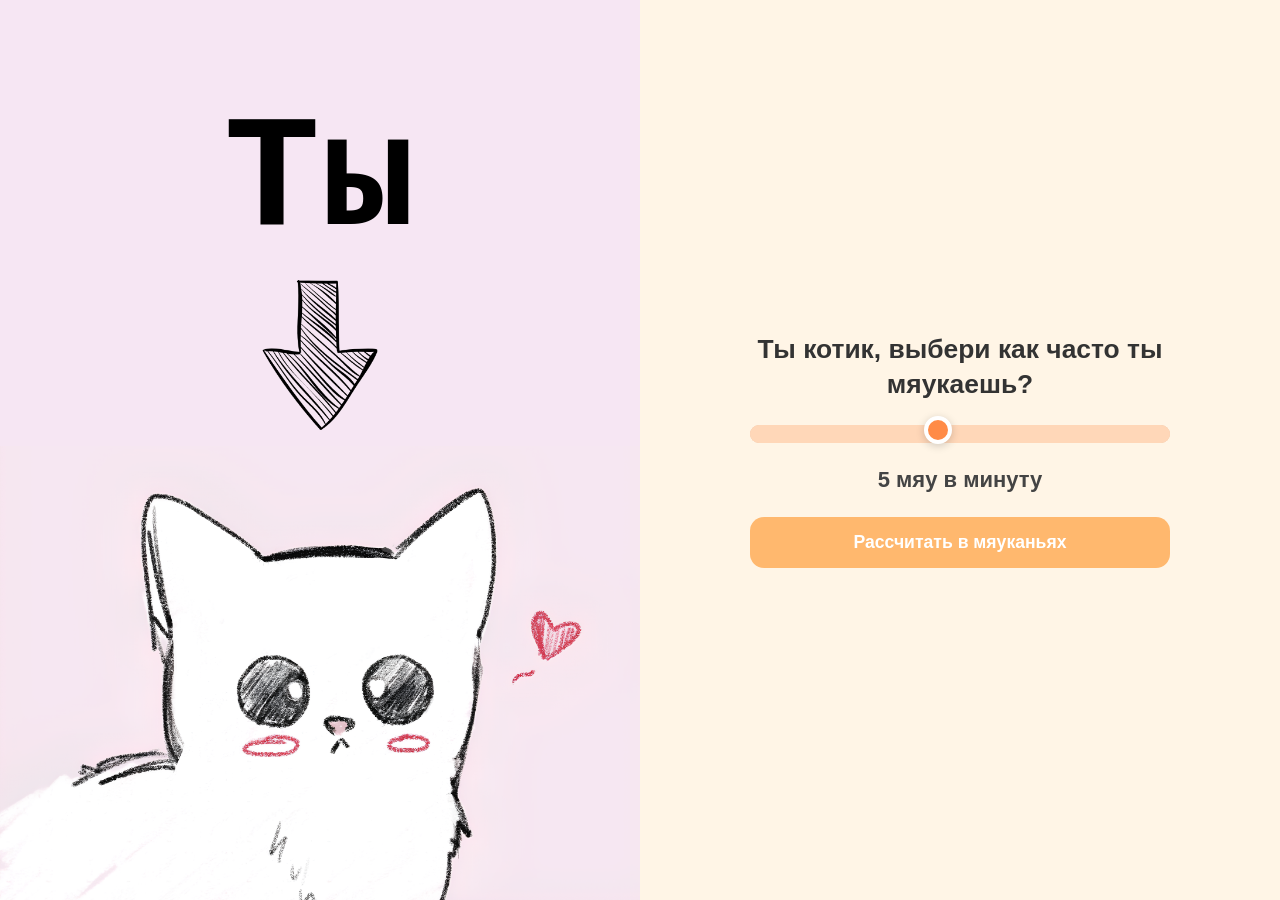
<file: index.html>
<!DOCTYPE html>
<html lang="ru">
<head>
    <meta charset="UTF-8">
    <meta name="viewport" content="width=device-width, initial-scale=1.0">
    <title>Meow counter</title>
    <link rel="stylesheet" href="css/style.css">
</head>
<body>

    <div class="page">
        <div class="left-side">
            <div class="arrow-pointer">
                <p>Ты</p>
                <img src="images/arrow2.png" alt="Стрелка">
            </div>
            <img class="cat-image" src="images/open_cat.png" alt="Котик">
        </div>

        <div class="right-side">
            <div class="slider-panel">
                <h1 class="slider-title">Ты котик, выбери как часто ты мяукаешь?</h1>
                <input id="meow-slider" class="meow-slider" type="range" min="1" max="10" value="5">
                <div class="meow-value">5 мяу в минуту</div>
                <button id="calculate-button" class="calculate-button" type="button">Рассчитать в мяуканьях</button>
            </div>
        </div>
    </div>

    <script src="js/main.js"></script>
</body>
</html>
</file>
<file: css/style.css>
* {
    margin: 0;
    padding: 0;
    box-sizing: border-box;
}

html, body {
    height: 100%;
    font-family: 'Segoe UI', Tahoma, Geneva, Verdana, sans-serif;
}

body.result-page {
    min-height: 100vh;
    background-color: #fff5e6;
}

.result-content {
    min-height: 100vh;
    display: flex;
    align-items: center;
    justify-content: center;
    padding: 40px;
}

.result-card {
    width: 100%;
    max-width: 520px;
    background: rgba(255, 255, 255, 0.72);
    border-radius: 24px;
    padding: 36px;
    box-shadow: 0 20px 40px rgba(0, 0, 0, 0.08);
    text-align: center;
}

.result-card h1 {
    font-size: 2rem;
    margin-bottom: 20px;
    color: #333;
}

.result-card p {
    font-size: 1.25rem;
    margin-bottom: 28px;
    color: #444;
}

.result-card .result-value {
    font-size: 2rem;
    font-weight: 700;
    color: #2b2b2b;
}

/* ===== Container for the entire screen ===== */
.page {
    display: flex;
    height: 100vh;
}

/* ===== Left side ===== */
.left-side {
    width: 50%;
    display: flex;
    flex-direction: column;
    justify-content: flex-end;
    align-items: flex-start;
    gap: 16px;
    padding: 20px 20px 0 0;
    background-color: #f6e6f3;
}

.arrow-pointer {
    flex: 1;
    min-height: 0;
    width: calc(100% - 20px);
    margin-left: 20px;
    display: flex;
    flex-direction: column;
    justify-content: flex-end;
    align-items: center;
}

.arrow-pointer p {
    font-size: 10rem;
    font-weight: 700;
    font-family: 'Courier New', Courier, monospace;
    margin: 0 0 8px;
}

.arrow-pointer img {
    width: 25%;
    height: auto;
    display: block;
}

.cat-image {
    align-self: flex-start;
    width: auto;
    max-width: 105%;
    height: auto;
    object-fit: contain;
}

/* ===== Right side ===== */
.right-side {
    width: 50%;
    display: flex;
    flex-direction: column;
    align-items: center;
    justify-content: center;
    background-color: #fff5e6;
}

.slider-panel {
    width: 80%;
    max-width: 420px;
    display: flex;
    flex-direction: column;
    align-items: stretch;
    gap: 24px;
}

.slider-title {
    font-size: 1.65rem;
    line-height: 1.3;
    text-align: center;
    color: #333;
}

.meow-slider {
    width: 100%;
    height: 1.1rem;
    -webkit-appearance: none;
    background: #ffd7b8;
    border-radius: 999px;
    outline: none;
    box-shadow: inset 0 0 0 1px rgba(0, 0, 0, 0.08);
}

.meow-slider::-webkit-slider-thumb {
    -webkit-appearance: none;
    width: 28px;
    height: 28px;
    border-radius: 50%;
    background: #ff8b47;
    border: 4px solid #fff;
    box-shadow: 0 2px 8px rgba(0, 0, 0, 0.18);
    cursor: pointer;
    margin-top: -9px;
}

.meow-slider::-moz-range-thumb {
    width: 28px;
    height: 28px;
    border-radius: 50%;
    background: #ff8b47;
    border: 4px solid #fff;
    box-shadow: 0 2px 8px rgba(0, 0, 0, 0.18);
    cursor: pointer;
}

.meow-slider::-webkit-slider-runnable-track {
    height: 1.1rem;
    border-radius: 999px;
    background: #ffd7b8;
}

.meow-slider::-moz-range-track {
    height: 1.1rem;
    border-radius: 999px;
    background: #ffd7b8;
}

.meow-value {
    font-size: 1.375rem;
    font-weight: 700;
    color: #444;
    text-align: center;
}

.calculate-button {
    padding: 15px 22px;
    border: none;
    border-radius: 14px;
    background-color: #ffb86e;
    color: #fff;
    font-size: 1.1rem;
    font-weight: 700;
    cursor: pointer;
    transition: background-color 0.2s ease;
}

.calculate-button:hover {
    background-color: #f79f4a;
}

.result-page {
    background-color: #fff5e6;
    min-height: 100vh;
    display: flex;
    flex-direction: column;
    overflow-x: hidden;
}

.result-container {
    max-width: 1140px;
    margin: 0 auto;
    padding: 0 24px;
    min-height: 100vh;
    display: flex;
    flex-direction: column;
    justify-content: space-between;
    gap: 32px;
}

.result-header {
    display: flex;
    flex-direction: column;
    gap: 12px;
    padding-top: 24px;
}

.result-title {
    margin: 0;
    font-size: 2rem;
    color: #333;
}

.result-subtitle {
    margin: 0;
    font-size: 1.2rem;
    color: #555;
}

.row1,
.row2 {
    width: 100%;
    margin-left: 0;
    display: flex;
    flex-wrap: wrap;
    gap: 20px;
    justify-content: space-between;
}

.row1 {
    align-items: center;
}

.row2 {
    align-items: center;
    justify-content: center;
    gap: 20px;
}

.row1 .result-block,
.row2 .result-block {
    min-width: 200px;
    max-width: 32%;
    background: #fff;
    border-radius: 22px;
    box-shadow: 0 12px 30px rgba(0, 0, 0, 0.07);
    padding: 20px;
    display: flex;
    flex-direction: column;
    align-items: center;
    text-align: center;
}

.row1 .result-block {
    flex: 1 1 32%;
}

.row2 .result-block {
    flex: 1 1 32%;
    max-width: 32%;
    min-width: 0;
}

.result-block img {
    width: 100%;
    height: auto;
    object-fit: contain;
    border-radius: 16px;
    background: #f6e6f3;
}

.result-block p {
    margin: 16px 0 0;
    font-size: 1rem;
    color: #333;
}

.result-footer {
    padding: 24px 0 32px;
    color: #333;
    font-size: 1.25rem;
    font-weight: 700;
    text-align: center;
}
</file>
